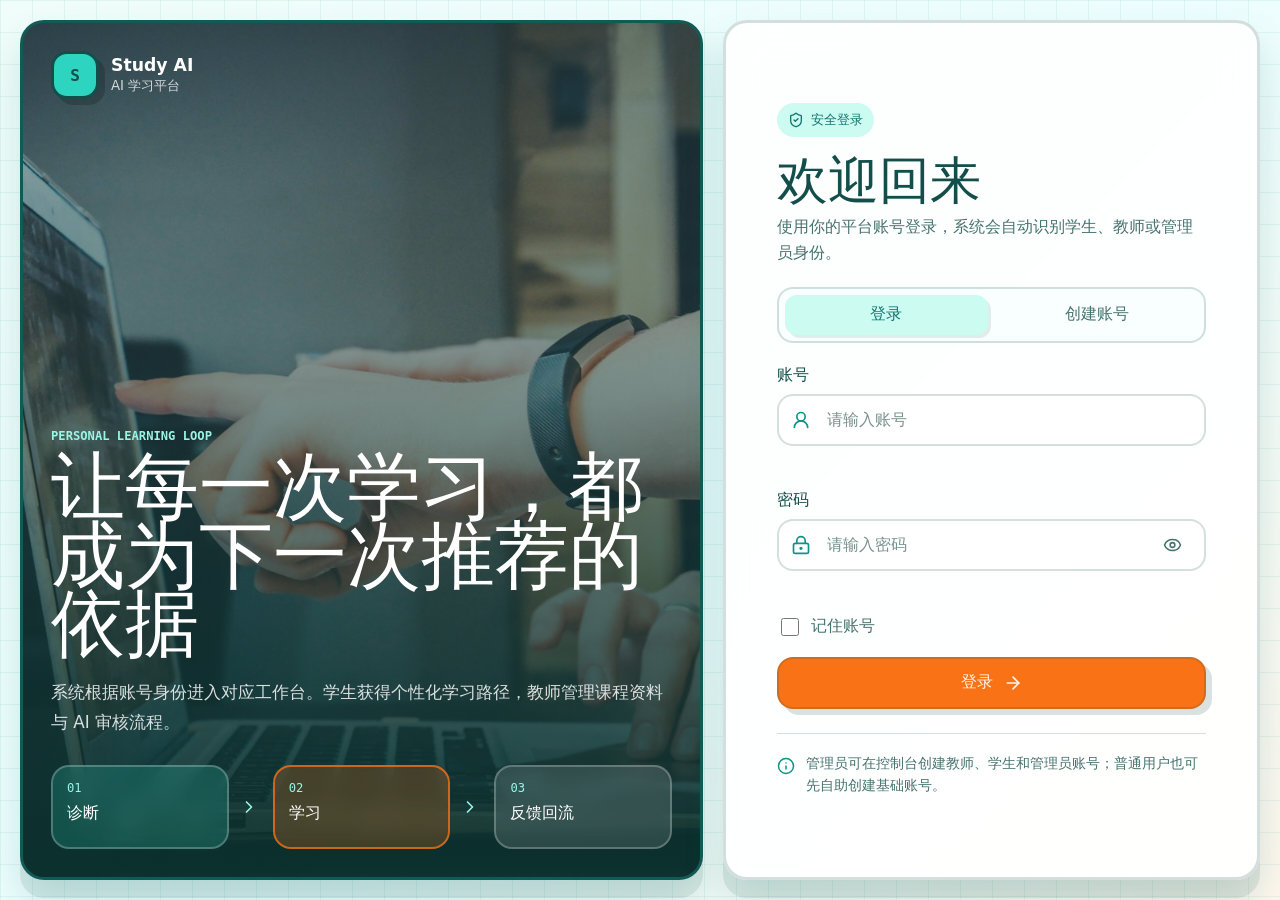
<file: src/main/resources/static/index.html>
<!doctype html>
<html lang="zh-CN">
  <head>
    <meta charset="UTF-8" />
    <meta name="viewport" content="width=device-width, initial-scale=1.0" />
    <title>Study AI</title>
    <meta http-equiv="refresh" content="0; url=./login.html" />
  </head>
  <body>
    <p><a href="./login.html">进入 Study AI 登录页</a></p>
  </body>
</html>
</file>
<file: src/main/resources/static/assets/login.css>
:root {
  --ink: #134e4a;
  --muted: #47736f;
  --primary: #0d9488;
  --primary-dark: #0f766e;
  --secondary: #2dd4bf;
  --soft: #ccfbf1;
  --surface: #ffffff;
  --background: #f0fdfa;
  --accent: #f97316;
  --accent-dark: #c2410c;
  --danger: #b91c1c;
  --danger-soft: #fee2e2;
  --line: rgba(19, 78, 74, 0.18);
  --shadow: 0 18px 0 rgba(19, 78, 74, 0.1), 0 22px 38px rgba(15, 118, 110, 0.18);
  color: var(--ink);
  font-family: "Segoe UI", "Microsoft YaHei", system-ui, sans-serif;
  font-synthesis: none;
}

* {
  box-sizing: border-box;
}

body {
  min-width: 320px;
  min-height: 100vh;
  margin: 0;
  background: var(--background);
}

button,
input {
  font: inherit;
}

button,
a,
label[for],
.remember-row {
  cursor: pointer;
}

button:focus-visible,
a:focus-visible,
input:focus-visible {
  outline: 3px solid rgba(249, 115, 22, 0.5);
  outline-offset: 3px;
}

[hidden] {
  display: none !important;
}

.login-page {
  display: grid;
  grid-template-columns: minmax(0, 1.12fr) minmax(440px, 0.88fr);
  gap: 20px;
  min-height: 100vh;
  padding: 20px;
  background:
    linear-gradient(90deg, rgba(13, 148, 136, 0.08) 1px, transparent 1px),
    linear-gradient(rgba(13, 148, 136, 0.08) 1px, transparent 1px),
    linear-gradient(135deg, #f0fdfa 0%, #ecfeff 56%, #fff7ed 100%);
  background-size: 32px 32px, 32px 32px, auto;
}

.visual-panel,
.form-panel {
  min-width: 0;
  border: 3px solid var(--line);
  border-radius: 24px;
  box-shadow: var(--shadow);
}

.visual-panel {
  position: relative;
  display: flex;
  flex-direction: column;
  justify-content: space-between;
  min-height: calc(100vh - 40px);
  padding: 28px;
  overflow: hidden;
  color: #ffffff;
  background: #115e59;
}

.visual-image,
.visual-shade {
  position: absolute;
  inset: 0;
  width: 100%;
  height: 100%;
}

.visual-image {
  object-fit: cover;
  object-position: center;
}

.visual-shade {
  background: linear-gradient(180deg, rgba(9, 48, 45, 0.42) 0%, rgba(9, 48, 45, 0.48) 36%, rgba(9, 48, 45, 0.94) 100%);
}

.brand,
.mobile-brand {
  display: flex;
  align-items: center;
  gap: 12px;
}

.brand {
  color: inherit;
  text-decoration: none;
}

.brand-on-image,
.visual-copy,
.loop-preview {
  position: relative;
  z-index: 1;
}

.brand-mark {
  display: grid;
  width: 48px;
  height: 48px;
  flex: 0 0 48px;
  place-items: center;
  border: 3px solid currentColor;
  border-radius: 16px;
  background: var(--secondary);
  color: var(--ink);
  box-shadow: 6px 6px 0 rgba(0, 0, 0, 0.18);
  font-family: Consolas, "Microsoft YaHei", monospace;
  font-weight: 700;
}

.brand strong,
.brand small,
.mobile-brand strong,
.mobile-brand small {
  display: block;
}

.brand strong,
.mobile-brand strong {
  font-size: 1.08rem;
}

.brand small,
.mobile-brand small {
  margin-top: 2px;
  opacity: 0.78;
}

.visual-copy {
  max-width: 800px;
  margin-top: auto;
  padding-top: 60px;
}

.eyebrow {
  margin: 0 0 10px;
  color: var(--muted);
  font-family: Consolas, "Microsoft YaHei", monospace;
  font-size: 0.76rem;
  font-weight: 700;
  letter-spacing: 0;
}

.eyebrow-light {
  color: #99f6e4;
}

.visual-copy h1 {
  max-width: 760px;
  margin: 0;
  font-size: clamp(2.8rem, 5.8vw, 6.4rem);
  line-height: 0.92;
  letter-spacing: 0;
}

.visual-copy > p:last-child {
  max-width: 680px;
  margin: 20px 0 0;
  color: rgba(255, 255, 255, 0.84);
  font-size: 1.05rem;
  line-height: 1.75;
}

.loop-preview {
  display: grid;
  grid-template-columns: minmax(0, 1fr) 24px minmax(0, 1fr) 24px minmax(0, 1fr);
  gap: 10px;
  align-items: center;
  margin-top: 28px;
}

.loop-preview > svg {
  width: 20px;
  color: #99f6e4;
}

.loop-step {
  min-height: 84px;
  padding: 14px;
  border: 2px solid rgba(255, 255, 255, 0.24);
  border-radius: 18px;
  background: rgba(255, 255, 255, 0.12);
  backdrop-filter: blur(10px);
}

.loop-step span,
.loop-step strong {
  display: block;
}

.loop-step span {
  margin-bottom: 8px;
  color: #99f6e4;
  font-family: Consolas, "Microsoft YaHei", monospace;
  font-size: 0.76rem;
}

.loop-step.is-current {
  border-color: rgba(249, 115, 22, 0.76);
  background: rgba(249, 115, 22, 0.22);
}

.loop-step.is-complete {
  background: rgba(45, 212, 191, 0.2);
}

.form-panel {
  display: grid;
  align-content: center;
  padding: clamp(24px, 4vw, 54px);
  background: rgba(255, 255, 255, 0.9);
  backdrop-filter: blur(18px);
}

.mobile-brand {
  display: none;
  margin-bottom: 28px;
}

.login-card {
  width: min(100%, 520px);
  margin: 0 auto;
}

.form-heading {
  margin-bottom: 28px;
}

.status-pill {
  display: inline-flex;
  align-items: center;
  gap: 7px;
  width: fit-content;
  min-height: 34px;
  padding: 0 11px;
  border-radius: 999px;
  background: var(--soft);
  color: var(--primary-dark);
  font-size: 0.82rem;
  font-weight: 800;
}

.status-pill svg {
  width: 16px;
}

.form-heading h2 {
  margin: 18px 0 8px;
  font-size: clamp(2.3rem, 4vw, 4rem);
  line-height: 1;
  letter-spacing: 0;
}

.form-heading p,
.form-footer,
.success-panel p {
  color: var(--muted);
  line-height: 1.65;
}

.form-heading p {
  margin: 0;
}

.mode-switch {
  display: grid;
  grid-template-columns: 1fr 1fr;
  gap: 8px;
  margin: -8px 0 22px;
  padding: 6px;
  border: 2px solid var(--line);
  border-radius: 16px;
  background: #f8fffe;
}

.mode-switch button {
  min-width: 0;
  min-height: 40px;
  border: 0;
  border-radius: 12px;
  background: transparent;
  color: var(--muted);
  font-weight: 800;
}

.mode-switch button.is-active {
  background: var(--soft);
  color: var(--primary-dark);
  box-shadow: 3px 3px 0 rgba(19, 78, 74, 0.1);
}

#login-form {
  display: grid;
  gap: 18px;
}

.field {
  display: grid;
  gap: 8px;
}

.field label,
.label-row {
  font-weight: 800;
}

.input-shell {
  display: grid;
  grid-template-columns: 24px minmax(0, 1fr) auto;
  gap: 10px;
  align-items: center;
  min-height: 52px;
  padding: 0 12px;
  border: 2px solid var(--line);
  border-radius: 16px;
  background: #ffffff;
  transition: border-color 180ms ease, box-shadow 180ms ease, background 180ms ease;
}

.input-shell:focus-within {
  border-color: rgba(13, 148, 136, 0.7);
  box-shadow: 5px 5px 0 rgba(19, 78, 74, 0.1);
  background: #f8fffe;
}

.input-shell.is-invalid {
  border-color: rgba(185, 28, 28, 0.58);
  background: #fffafa;
}

.input-shell > svg {
  width: 20px;
  color: var(--primary);
}

.input-shell input {
  width: 100%;
  min-width: 0;
  height: 48px;
  border: 0;
  outline: 0;
  color: var(--ink);
  background: transparent;
}

.input-shell input::placeholder {
  color: #78928f;
}

.password-toggle {
  display: grid;
  width: 38px;
  height: 38px;
  place-items: center;
  border: 0;
  border-radius: 12px;
  background: transparent;
  color: var(--muted);
}

.password-toggle:hover {
  background: var(--soft);
  color: var(--primary-dark);
}

.password-toggle svg {
  width: 19px;
}

.field-error {
  min-height: 18px;
  margin: 0;
  color: var(--danger);
  font-size: 0.84rem;
}

.remember-row {
  display: flex;
  align-items: center;
  gap: 9px;
  width: fit-content;
  color: var(--muted);
  font-weight: 600;
}

.remember-row input {
  width: 18px;
  height: 18px;
  accent-color: var(--primary);
}

.submit-button {
  position: relative;
  display: flex;
  align-items: center;
  justify-content: center;
  gap: 10px;
  min-height: 52px;
  border: 2px solid var(--line);
  border-radius: 16px;
  background: var(--accent);
  color: #fff7ed;
  box-shadow: 6px 6px 0 rgba(19, 78, 74, 0.16);
  font-weight: 800;
  transition: background 180ms ease, box-shadow 180ms ease, transform 180ms ease;
}

.submit-button:hover:not(:disabled) {
  background: #ea580c;
  box-shadow: 7px 7px 0 rgba(19, 78, 74, 0.18);
  transform: translateY(-1px);
}

.submit-button:active:not(:disabled) {
  transform: translateY(1px);
  box-shadow: inset 0 3px 10px rgba(154, 52, 18, 0.34);
}

.submit-button:disabled {
  cursor: wait;
  opacity: 0.78;
}

.submit-button > svg {
  width: 20px;
}

.spinner {
  display: none;
  width: 20px;
  height: 20px;
  border: 3px solid rgba(255, 255, 255, 0.42);
  border-top-color: #ffffff;
  border-radius: 50%;
  animation: spin 700ms linear infinite;
}

.submit-button.is-loading > svg,
.submit-button.is-loading .button-label {
  visibility: hidden;
}

.submit-button.is-loading .spinner {
  position: absolute;
  display: block;
}

.alert {
  display: grid;
  grid-template-columns: 22px 1fr;
  gap: 10px;
  align-items: start;
  margin-bottom: 18px;
  padding: 13px 14px;
  border: 2px solid rgba(185, 28, 28, 0.22);
  border-radius: 16px;
  background: var(--danger-soft);
  color: var(--danger);
  line-height: 1.5;
}

.alert svg {
  width: 20px;
  margin-top: 1px;
}

.success-panel {
  padding: 28px;
  border: 3px solid rgba(13, 148, 136, 0.34);
  border-radius: 22px;
  background: #ecfeff;
  box-shadow: 8px 8px 0 rgba(19, 78, 74, 0.1);
  text-align: center;
}

.success-icon {
  display: grid;
  width: 58px;
  height: 58px;
  margin: 0 auto 16px;
  place-items: center;
  border: 3px solid var(--ink);
  border-radius: 18px;
  background: var(--secondary);
  box-shadow: 5px 5px 0 rgba(19, 78, 74, 0.14);
}

.success-panel h3 {
  margin: 6px 0 8px;
  font-size: 2rem;
}

.success-panel p {
  margin: 0;
}

.success-note {
  margin-top: 12px !important;
  font-size: 0.9rem;
}

.form-footer {
  display: grid;
  grid-template-columns: 20px 1fr;
  gap: 9px;
  margin-top: 24px;
  padding-top: 18px;
  border-top: 1px solid var(--line);
  font-size: 0.86rem;
}

.form-footer svg {
  width: 18px;
  margin-top: 2px;
  color: var(--primary);
}

@keyframes spin {
  to {
    transform: rotate(360deg);
  }
}

@media (max-width: 1040px) {
  .login-page {
    grid-template-columns: minmax(0, 0.9fr) minmax(420px, 1.1fr);
  }

  .visual-copy h1 {
    font-size: clamp(2.5rem, 6vw, 4.6rem);
  }

  .loop-preview {
    grid-template-columns: 1fr;
  }

  .loop-preview > svg {
    display: none;
  }
}

@media (max-width: 780px) {
  .login-page {
    display: block;
    min-height: 100vh;
    padding: 12px;
  }

  .visual-panel {
    display: none;
  }

  .form-panel {
    min-height: calc(100vh - 24px);
    padding: 22px;
  }

  .mobile-brand {
    display: flex;
  }

  .login-card {
    margin: auto;
  }

  .form-heading h2 {
    font-size: clamp(2.3rem, 12vw, 3.4rem);
  }
}

@media (prefers-reduced-motion: reduce) {
  *,
  *::before,
  *::after {
    scroll-behavior: auto !important;
    transition: none !important;
    animation: none !important;
  }
}
</file>
